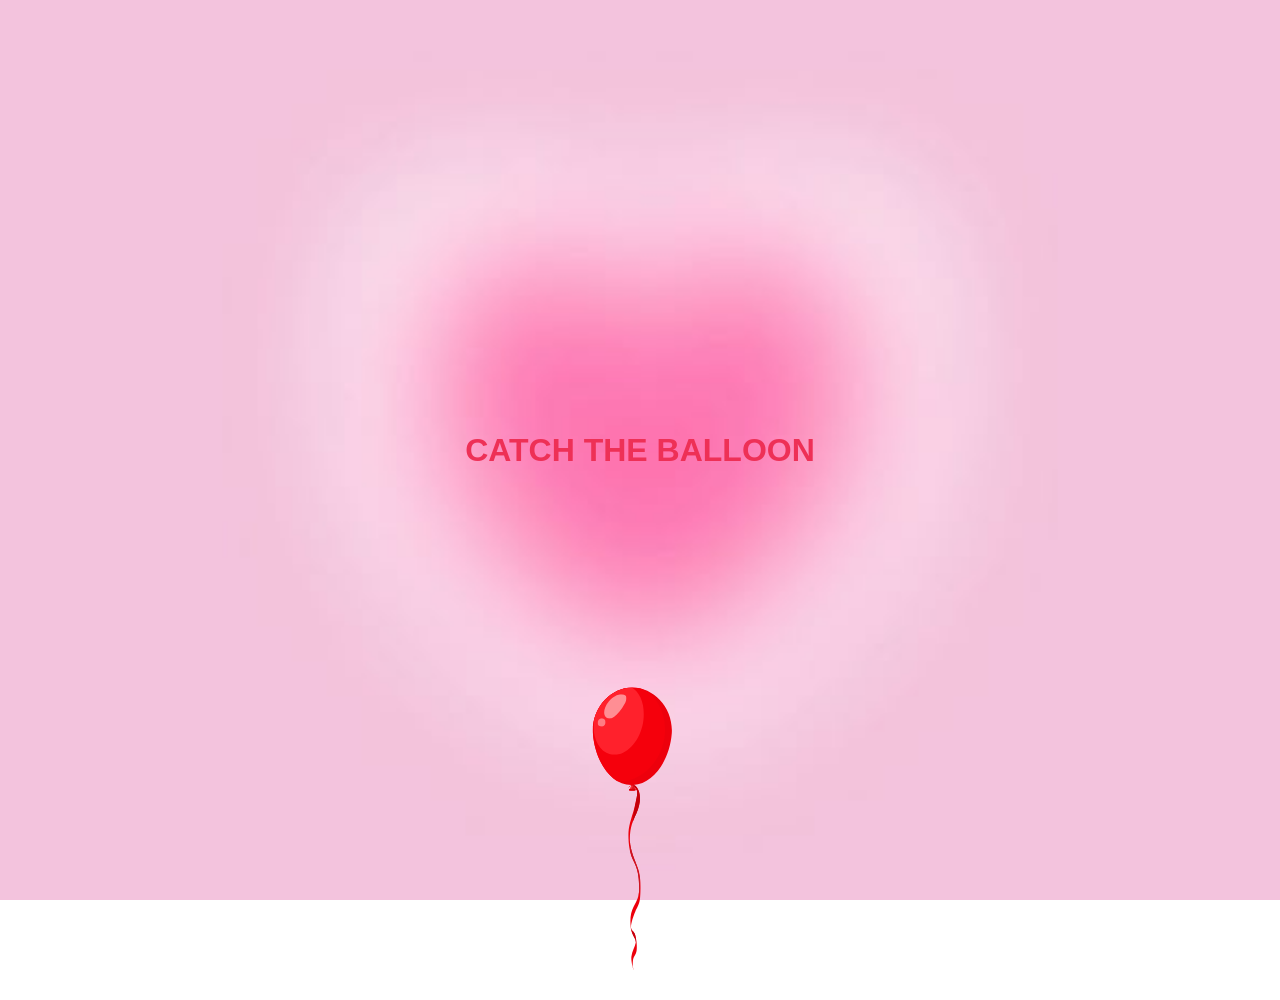
<file: index.html>
<!DOCTYPE html>
<html lang="en">
<head>
    <meta charset="UTF-8">
    <meta name="viewport" content="width=device-width, initial-scale=1.0">
    <title>A Special Surprise</title>
    <link rel="stylesheet" href="page1.css">
</head>
<body>
    <h1 id="catch_it">CATCH THE BALLOON</h1>
    <!-- Floating Balloon Container (Floating from bottom to top until clicked) -->
    <div id="balloon-container">
        <div id="birthday-balloon"><img class="balloon" src="vecteezy_happy-birthday-balloon_35172175.svg" alt=""></div>
    </div>

    <!-- Phone-style Video Player Overlay (Initially Hidden) -->
    <div id="video-overlay" class="hidden">
        <div class="phone-frame">
            <!-- Leave this empty/fill the src attribute with your video file name later -->
            <video id="birthday-video" width:"50vw" height="100vh" >
                <source src="cutevideo.mp4" type="video/mp4">
                Your browser does not support the video tag.
            </video>
        </div>
    </div>

    <!-- Gift Pop-up Modal (Initially Hidden, appears after video ends) -->
    <div id="gift-popup" class="hidden">
        <div class="popup-content">
            <h2>There are gifts for you! 🎁</h2>
            <p>Something special is waiting on the next page...</p>
            <!-- Clicking this will navigate to your second page (the cards page) -->
            <button id="reveal-gift-btn" onclick="window.location.href='page2.html'">Tap to Reveal the Gift</button>
        </div>
    </div>

    <script src="page1.js"></script>
</body>
</html>
</file>
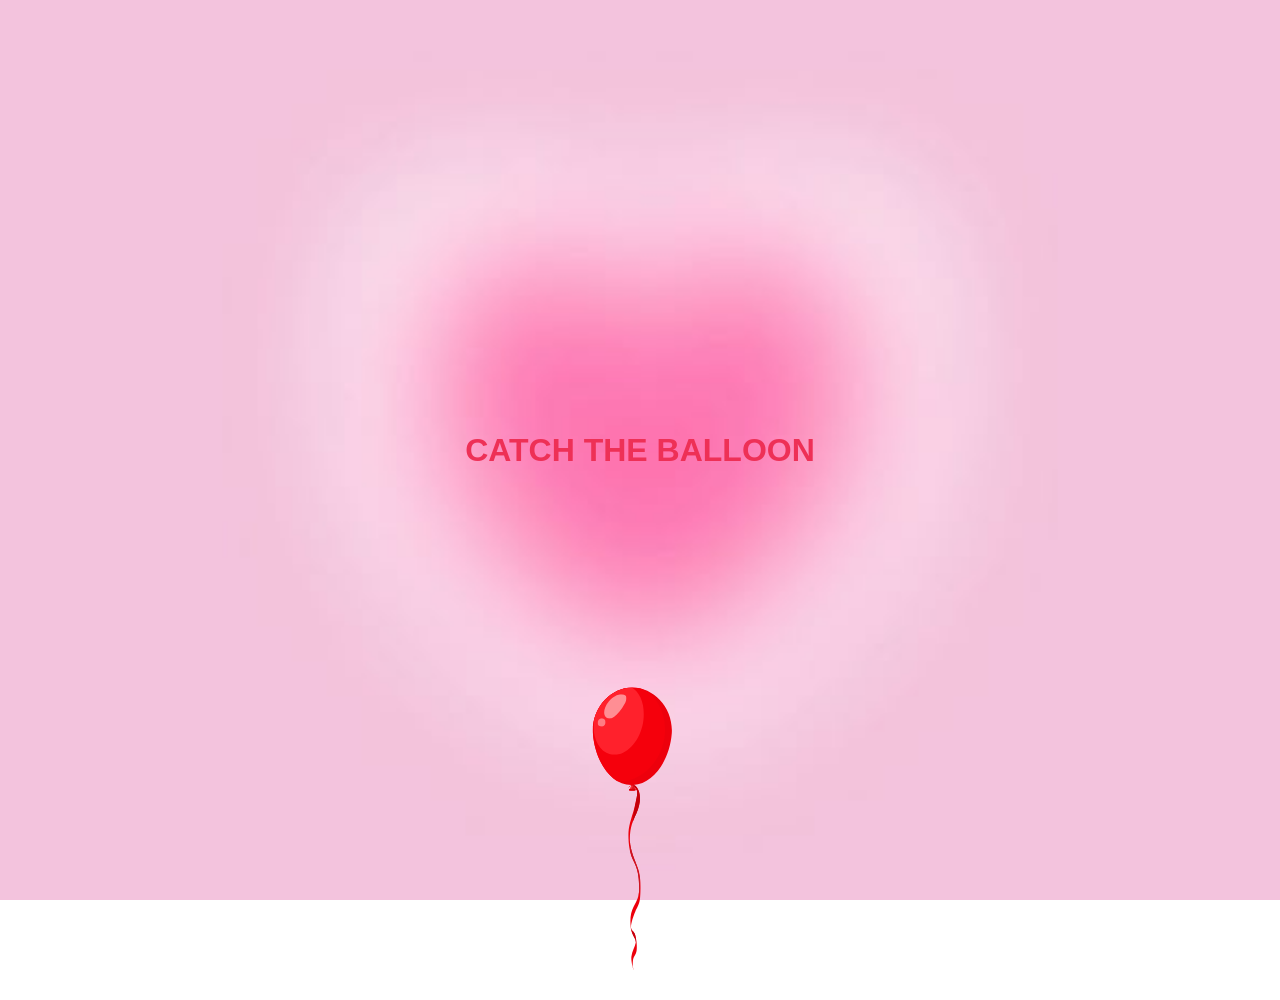
<file: page1.html>
<!DOCTYPE html>
<html lang="en">
<head>
    <meta charset="UTF-8">
    <meta name="viewport" content="width=device-width, initial-scale=1.0">
    <title>A Special Surprise</title>
    <link rel="stylesheet" href="page1.css">
</head>
<body>
    <h1 id="catch_it">CATCH THE BALLOON</h1>
    <!-- Floating Balloon Container (Floating from bottom to top until clicked) -->
    <div id="balloon-container">
        <div id="birthday-balloon"><img class="balloon" src="vecteezy_happy-birthday-balloon_35172175.svg" alt=""></div>
    </div>

    <!-- Phone-style Video Player Overlay (Initially Hidden) -->
    <div id="video-overlay" class="hidden">
        <div class="phone-frame">
            <!-- Leave this empty/fill the src attribute with your video file name later -->
            <video id="birthday-video" width:"50vw" height="100vh" >
                <source src="cutevideo.mp4" type="video/mp4">
                Your browser does not support the video tag.
            </video>
        </div>
    </div>

    <!-- Gift Pop-up Modal (Initially Hidden, appears after video ends) -->
    <div id="gift-popup" class="hidden">
        <div class="popup-content">
            <h2>There are gifts for you! 🎁</h2>
            <p>Something special is waiting on the next page...</p>
            <!-- Clicking this will navigate to your second page (the cards page) -->
            <button id="reveal-gift-btn" onclick="window.location.href='page2.html'">Tap to Reveal the Gift</button>
        </div>
    </div>

    <script src="page1.js"></script>
</body>
</html>
</file>
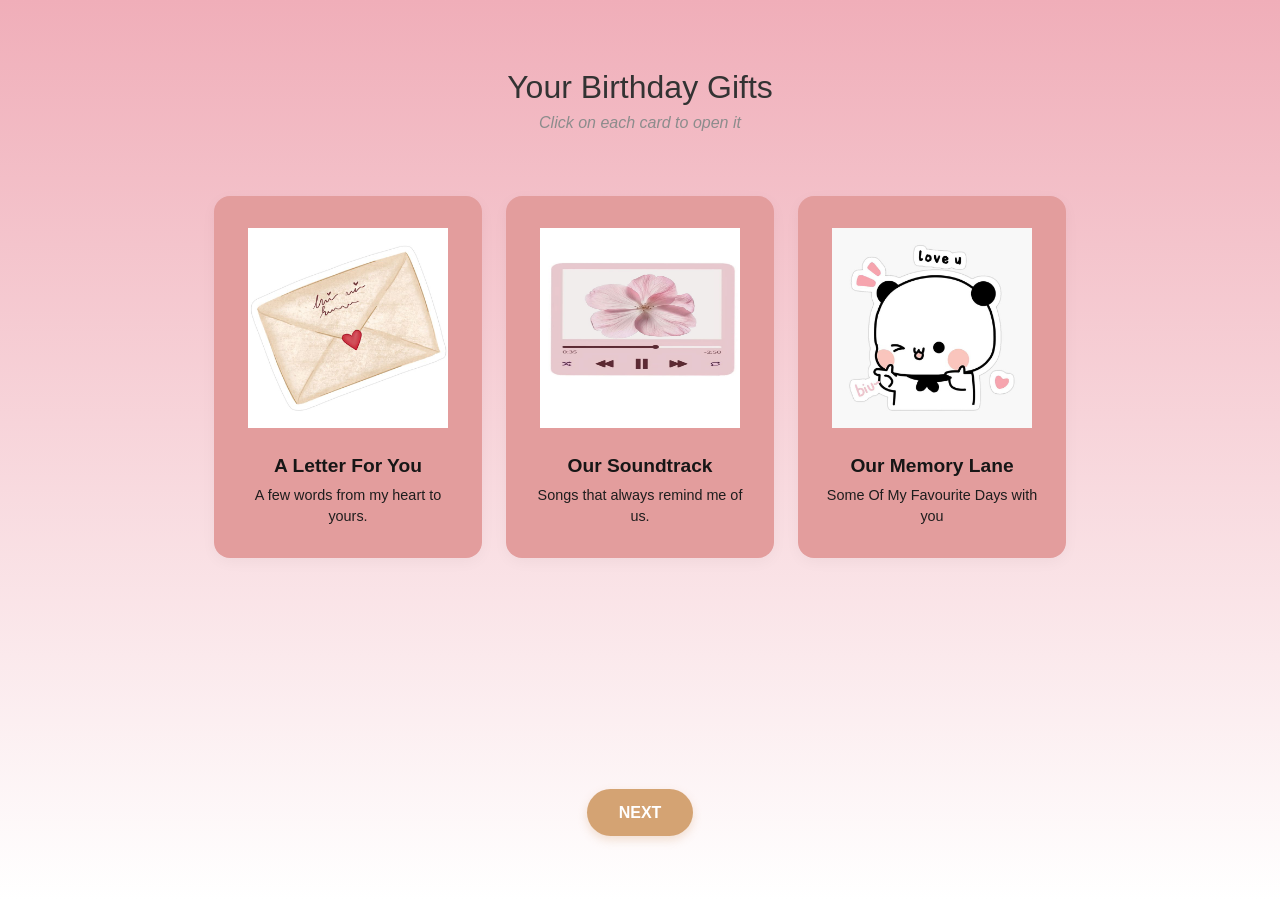
<file: page2.html>
<!DOCTYPE html>
<html lang="en">
<head>
    <meta charset="UTF-8">
    <meta name="viewport" content="width=device-width, initial-scale=1.0">
    <title>Pick Your Gift 🎁</title>
    <link rel="stylesheet" href="page2.css">
</head>
<body>

    <header class="hub-header">
        <h1>Your Birthday Gifts </h1>
        <p class="hub-subtitle">Click on each card to open it</p>
    </header>

    <!-- Row of 4 interactive cards -->
    <main id="cards-container">
        
        <!-- Card 1: The Letter -->
        <div class="gift-card" data-card="letter">
            <div class="card-icon">
                <img src="Love Letter Sticker.jfif" alt="">
            </div>
            <h3>A Letter For You</h3>
            <p>A few words from my heart to yours.</p>
        </div>


        <!-- Card 3: Dedicated Songs -->
        <div class="gift-card" data-card="songs">
            <div class="card-icon">
                <img style="height:200px;" src="spotify.jfif" alt="">
            </div>
            <h3>Our Soundtrack</h3>
            <p>Songs that always remind me of us.</p>
        </div>

        <!-- Card 4: Why I Love You -->
        <div class="gift-card" data-card="reasons">
            <div class="card-icon">
                <img src="cute bubu.jfif" alt="">
            </div>
            <h3>Our Memory Lane</h3>
            <p>Some Of My Favourite Days with you</p>
        </div>

    </main>

    <!-- Bottom navigation bar to proceed to the final page -->
    <footer class="hub-footer">
        <button id="go-to-wishes-btn" onclick="window.location.href='page4.html'">NEXT</button>
    </footer>

    <script src="page2.js"></script>
</body>
</html>
</file>
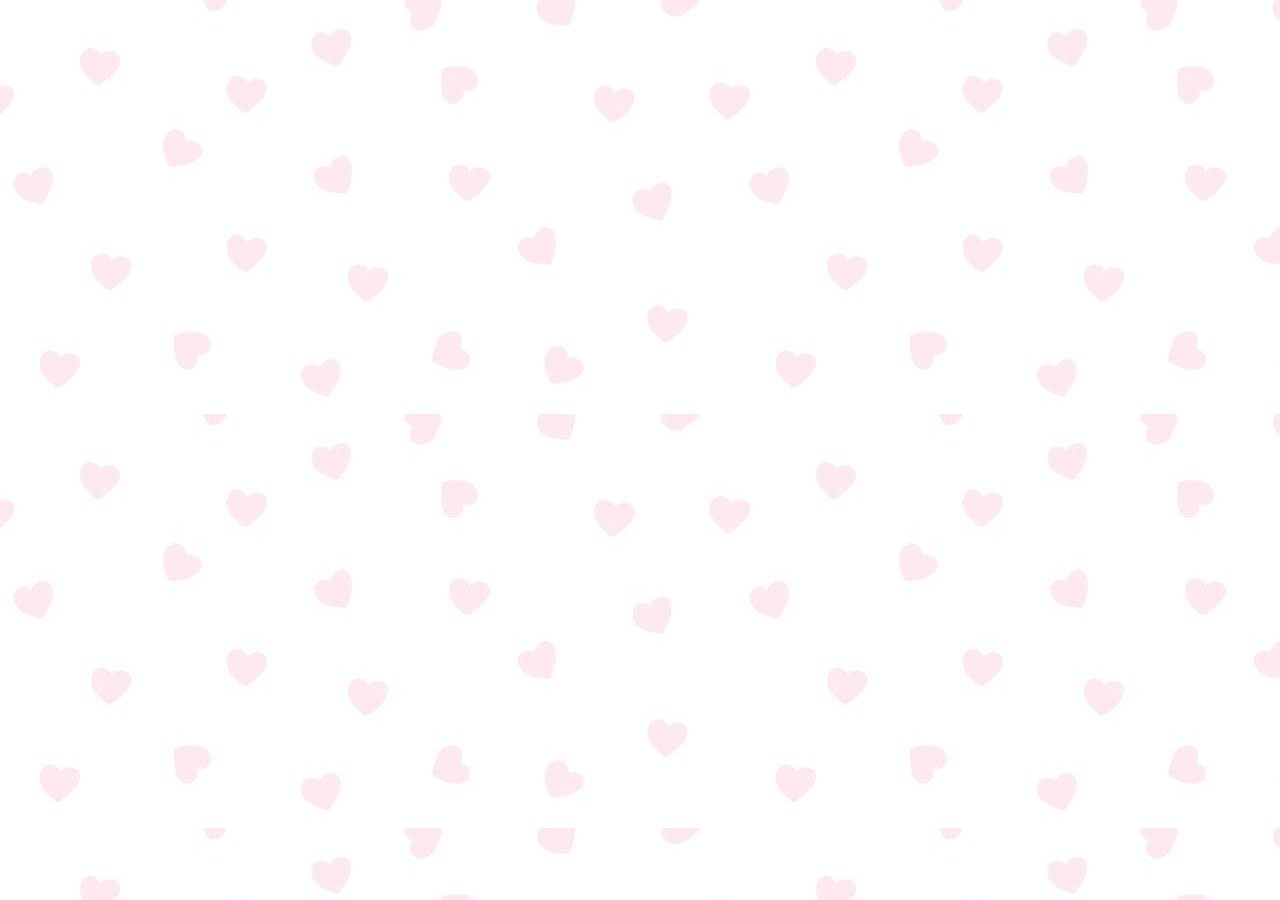
<file: page4.html>
<!DOCTYPE html>
<html lang="en">
<head>
    <meta charset="UTF-8">
    <meta name="viewport" content="width=device-width, initial-scale=1.0">
    <title>HAPPY BIRTHDAY</title>
    <link rel="stylesheet" href="page4.css">
</head>
<body>
    <div id="video-overlay" class="hidden">
        <div class="phone-frame">
            <!-- Leave this empty/fill the src attribute with your video file name later -->
            <video id="birthday-video" autoplay >
                <source src="From Klickpin.com- Easy cozy car essentials for creative people that feel fresh and shareable for calm daily routines-pin-id-678706606376181842.mp4" type="video/mp4">
                Your browser does not support the video tag.
            </video>
        </div>
    </div>
</body>
</html>
</file>
<file: page1.css>
/* Page Setup */
body {
    margin: 0;
    padding: 0;
    width: 100vw;
    height: 100vh;
    overflow: hidden;
    font-family: -apple-system, BlinkMacSystemFont, "Segoe UI", Roboto, sans-serif;
    
    /* Background Image setup - replace 'teddy-bear-bg.jpg' with your actual image name */
    background-image: url('Pink Heart aura wallpaper.jfif');
    background-size: cover;
    background-position: center;
    background-repeat: no-repeat;
    
    display: flex;
    justify-content: center;
    align-items: center;
}

/* Helper class to hide elements instantly */
.hidden {
    display: none !important;
}

/* Balloon Animation Logic */
#balloon-container {
    position: absolute;
    bottom: -100px; /* Starts just below the screen */
    left: 50%;
    transform: translateX(-50%);
    cursor: pointer;
    z-index: 10;
    animation: floatUp 6s linear infinite;
}

#birthday-balloon {
    font-size: 5rem;
    user-select: none;
    transition: transform 0.2s ease;
}

#birthday-balloon:hover {
    transform: scale(1.15);
}

/* Keyframes to make balloon rise repeatedly */
@keyframes floatUp {
    0% {
        bottom: -100px;
        opacity: 0;
    }
    10% {
        opacity: 1;
    }
    90% {
        opacity: 1;
    }
    100% {
        bottom: 105vh;
        opacity: 0;
    }
}

/* Phone-style Video Container */
#video-overlay {
    position: fixed;
    top: 0;
    left: 0;
    width: 100vw;
    height: 100vh;
    background-image: url(kisses.jfif); /* Dark dim background to highlight video */
    display: flex;
    justify-content: center;
    align-items: center;
    z-index: 20;
}

/* Standard Phone Aspect Ratio Container (9:16 vertical standard) */
.phone-frame {
    width: 400px;       /* Standard phone width */
    height: 700px;      /* Standard phone height */
    max-width: 90%;
    max-height: 90vh;
    border-radius: 24px;
    box-shadow: 0 15px 40px rgba(0, 0, 0, 0.5);
    overflow: hidden;
    border: 4px solid #333;
}

.phone-frame video {
    width: 100%;
    height: 100%;
    object-fit: cover; /* Ensures video fills the frame beautifully like a phone screen */
}

/* Gift Pop-up Modal Box */
#gift-popup {
    position: fixed;
    top: 0;
    left: 0;
    width: 100vw;
    height: 100vh;
    background-color: rgba(0, 0, 0, 0.6);
    display: flex;
    justify-content: center;
    align-items: center;
    z-index: 30;
}

.popup-content {
    background: #ffffff;
    padding: 2.5rem;
    border-radius: 20px;
    text-align: center;
    box-shadow: 0 10px 30px rgba(0, 0, 0, 0.2);
    max-width: 400px;
    width: 85%;
}

.popup-content h2 {
    color: #ff5e7e;
    margin-top: 0;
}

#reveal-gift-btn {
    background-color: #ff5e7e;
    color: white;
    border: none;
    padding: 0.8rem 1.8rem;
    font-size: 1rem;
    border-radius: 25px;
    cursor: pointer;
    margin-top: 1.5rem;
    font-weight: 600;
    transition: background 0.2s ease, transform 0.2s ease;
}

#reveal-gift-btn:hover {
    background-color: #e04d6a;
    transform: scale(1.05);
}

.balloon{
    height:300px;
}

h1{
    color:#ee3056;
}
</file>
<file: page2.css>
body {
    margin: 0;
    padding: 0;
    font-family: -apple-system, BlinkMacSystemFont, "Segoe UI", Roboto, sans-serif;
    background:linear-gradient(rgb(240, 174, 185) , white); /* Clean, minimal warm-white background */
    color: #4a4a4a;
    display: flex;
    flex-direction: column;
    align-items: center;
    min-height: 100vh;
}

.hub-header {
    text-align: center;
    padding: 3rem 1rem 1rem;
}

.hub-header h1 {
    font-weight: 400;
    color: #333;
    margin-bottom: 0.5rem;
}

.hub-subtitle {
    color: #8c8c8c;
    font-style: italic;
    margin: 0;
}

/* Horizontal alignment for the 4 cards */
#cards-container {
    display: flex;
    flex-direction: row;
    flex-wrap: wrap;
    justify-content: center;
    gap: 1.5rem;
    max-width: 1200px;
    width: 90%;
    margin: 3rem auto;
}

/* Individual Card Styling */
.gift-card {
    background: #e39d9d;
    border-radius: 16px;
    padding: 2rem 1.5rem;
    width: 220px;
    text-align: center;
    box-shadow: 0 4px 15px rgba(0, 0, 0, 0.04);
    cursor: pointer;
    transition: transform 0.3s cubic-bezier(0.175, 0.885, 0.32, 1.275), box-shadow 0.3s ease;
}

.gift-card:hover {
    transform: translateY(-8px);
    box-shadow: 0 12px 24px rgba(0, 0, 0, 0.08);
}

.card-icon {
    font-size: 3rem;
    margin-bottom: 1rem;
}

.card-icon img{
    width:200px
}

.gift-card h3 {
    margin: 0.5rem 0;
    color: #171616;
    font-size: 1.2rem;
}

.gift-card p {
    font-size: 0.9rem;
    color: #1e1d1d;
    line-height: 1.4;
    margin: 0;
}

/* Bottom Nav Button */
.hub-footer {
    margin-top: auto;
    padding-bottom: 4rem;
}

#go-to-wishes-btn {
    background-color: #d4a373;
    color: white;
    border: none;
    padding: 0.9rem 2rem;
    font-size: 1rem;
    border-radius: 30px;
    cursor: pointer;
    font-weight: 600;
    box-shadow: 0 4px 10px rgba(212, 163, 115, 0.3);
    transition: transform 0.2s ease, background 0.2s ease;
}

#go-to-wishes-btn:hover {
    background-color: #c49263;
    transform: scale(1.03);
}

/* Responsive adjustments for phones */
@media (max-width: 768px) {
    #cards-container {
        flex-direction: column;
        align-items: center;
    }
    .gift-card {
        width: 80%;
        max-width: 300px;
    }
}
</file>
<file: page4.css>
body{
    margin: 0;
    padding:0;
    box-sizing: border-box;
    background-image: url(download.jfif);
    display:flex;
    flex-direction: column;
    justify-content: center;
    align-items: center;
    min-height: 100vh;
}
</file>
